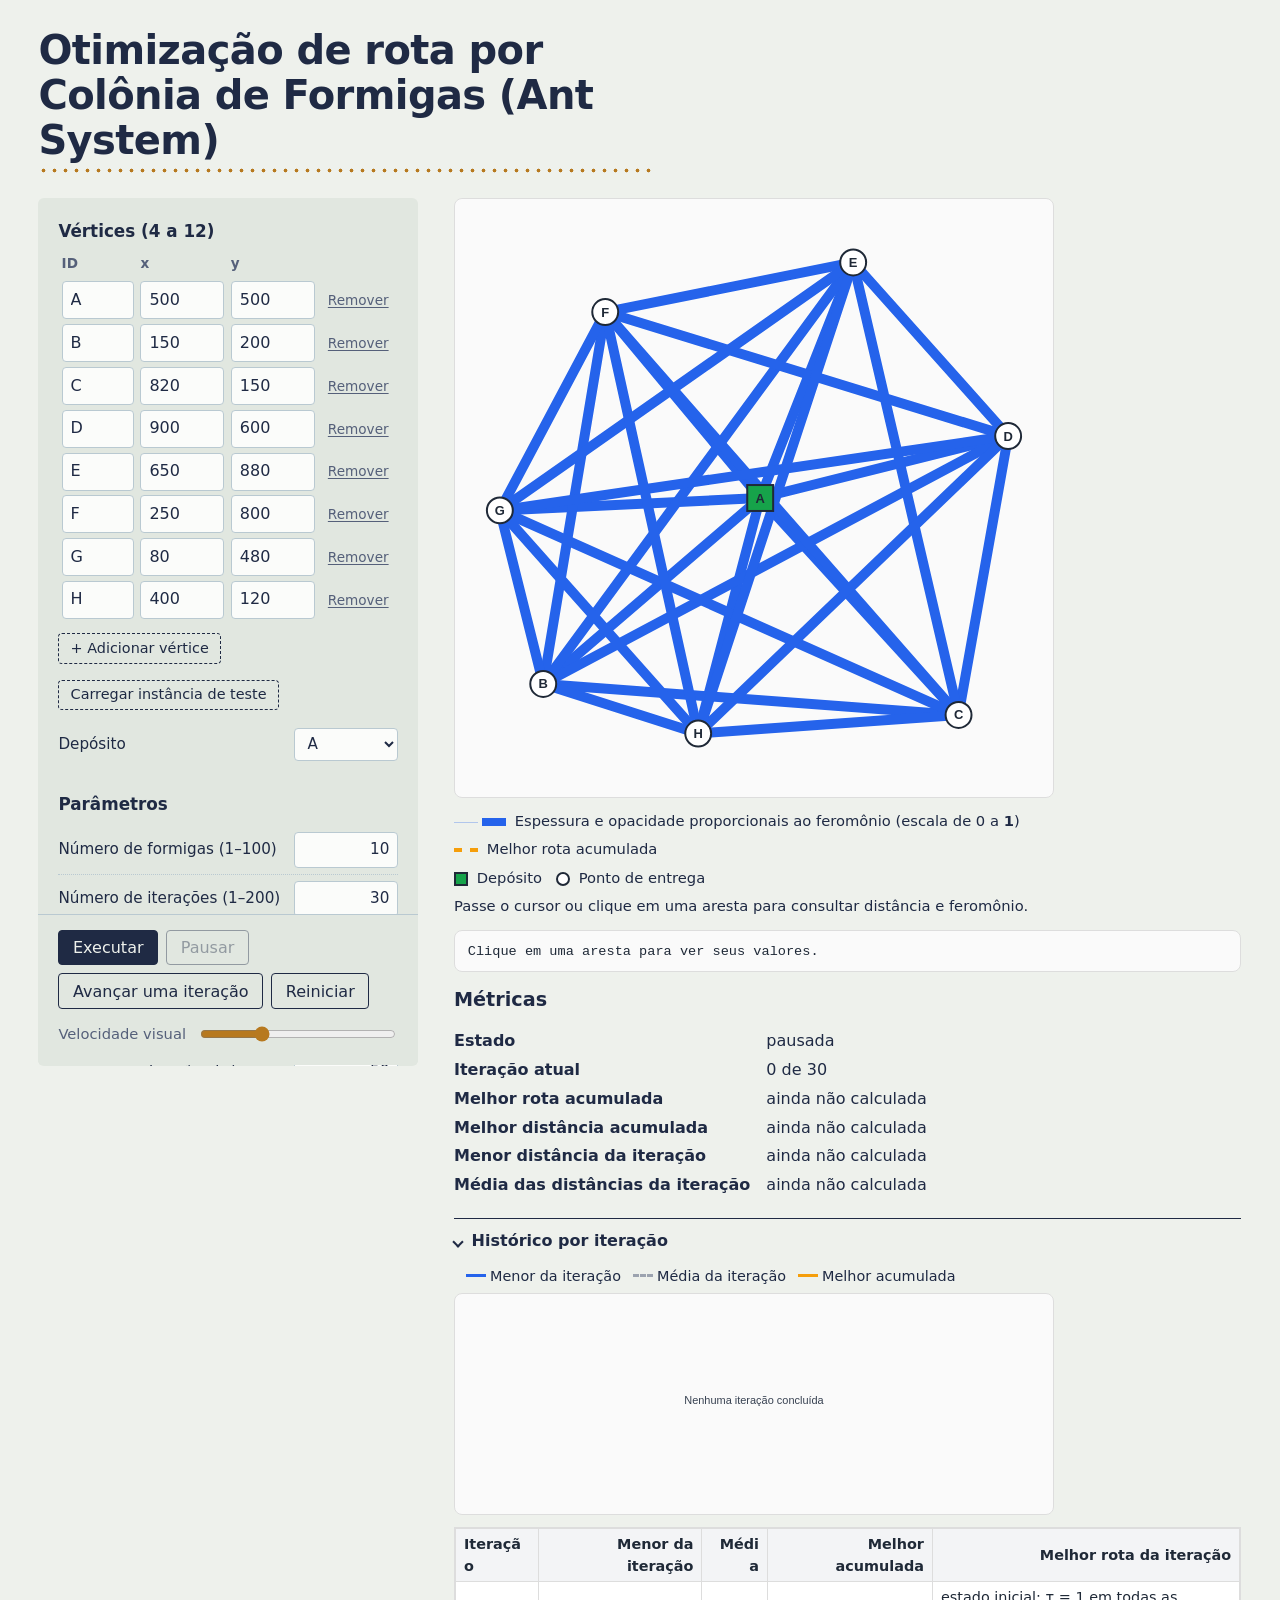
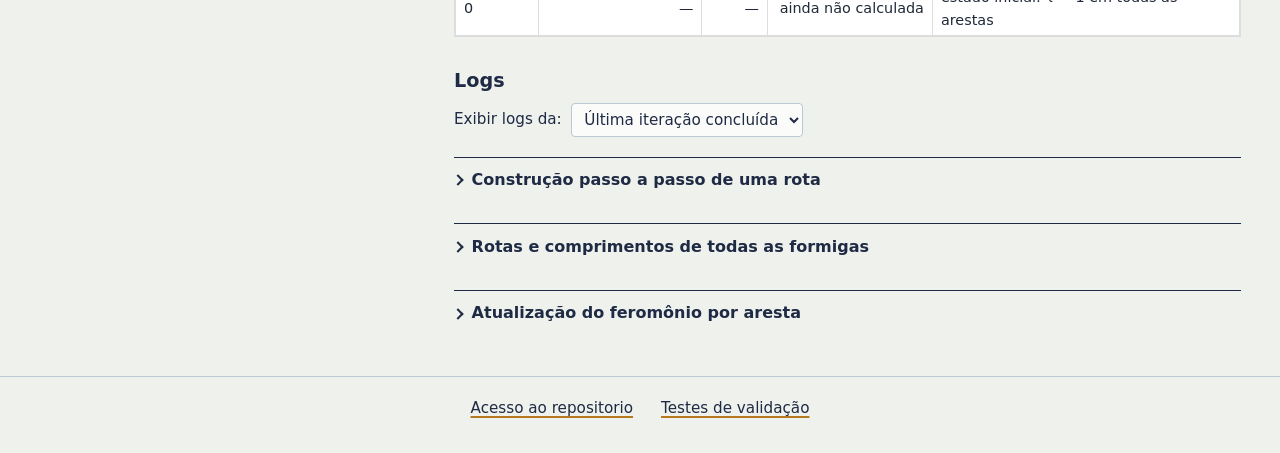
<file: index.html>
<!DOCTYPE html>
<html lang="pt-br">

<head>
    <meta charset="UTF-8">
    <meta name="viewport" content="width=device-width, initial-scale=1.0">
    <title>ACO Delivery Route</title>
    <link rel="stylesheet" href="/css/style.css">
</head>

<body>
    <!DOCTYPE html>
    <html lang="pt-BR">

    <head>
        <meta charset="UTF-8">
        <meta name="viewport" content="width=device-width, initial-scale=1">
        <title>Colônia de Formigas – Rota de Entregas</title>
        <link rel="stylesheet" href="css/style.css">
        <link rel="stylesheet" href="css/graph.css">
        <link rel="stylesheet" href="css/panels.css">
    </head>

    <body>
        <header>
            <h1>Otimização de rota por Colônia de Formigas (Ant System)</h1>
        </header>

        <main>
            <section id="painelConfig">
                <fieldset>
                    <legend>Vértices (4 a 12)</legend>
                    <table>
                        <thead>
                            <tr>
                                <th>ID</th>
                                <th>x</th>
                                <th>y</th>
                                <th></th>
                            </tr>
                        </thead>
                        <tbody id="tabelaVertices"></tbody>
                    </table>
                    <button id="btnAdicionar" type="button">+ Adicionar vértice</button>
                    <button id="btnInstanciaTeste" type="button">Carregar instância de teste</button>
                    <label>Depósito <select id="deposito"></select></label>
                </fieldset>

                <fieldset>
                    <legend>Parâmetros</legend>
                    <label>Número de formigas (1–100) <input id="formigas" inputmode="numeric" value="10"></label>
                    <label>Número de iterações (1–200) <input id="iteracoes" inputmode="numeric" value="30"></label>
                    <label>Influência do feromônio α (0–5) <input id="alpha" inputmode="decimal" value="1"></label>
                    <label>Influência da distância β (0–5) <input id="beta" inputmode="decimal" value="2"></label>
                    <label>Taxa de evaporação ρ (0–90%) <input id="rho" inputmode="decimal" value="50"></label>
                    <label>Feromônio inicial τ₀ (0,01–100) <input id="tau0" inputmode="decimal" value="1"></label>
                    <label>Constante de depósito Q (0,01–10.000) <input id="Q" inputmode="decimal" value="100"></label>
                    <label>Semente aleatória (inteiro) <input id="semente" inputmode="numeric" value="42"></label>
                </fieldset>

                <div id="avisoPendente" hidden>Configuração alterada: clique em <strong>Reiniciar</strong> para aplicar.
                </div>
                <ul id="listaErros"></ul>

                <div id="controles">
                    <button id="btnExecutar" type="button">Executar</button>
                    <button id="btnPausar" type="button">Pausar</button>
                    <button id="btnAvancar" type="button">Avançar uma iteração</button>
                    <button id="btnReiniciar" type="button">Reiniciar</button>
                    <label>Velocidade visual <input id="velocidade" type="range" min="0" max="1000" value="300"></label>
                </div>
            </section>

            <section id="painelResultados">
                <section id="painelResultados">
                    <div id="avisoEscala" class="aviso" hidden></div>
                    <svg id="grafo" role="img" aria-label="Grafo das rotas e do feromonio"></svg>
                    <div id="legenda"></div>
                    <pre id="painelAresta"></pre>
                    <section id="metricas">
                        <h2>Métricas</h2>
                        <dl id="listaMetricas"></dl>
                    </section>

                    <details open>
                        <summary>Histórico por iteração</summary>
                        <div class="legenda-grafico">
                            <span class="amostra serie-menor"></span> Menor da iteração
                            <span class="amostra serie-media"></span> Média da iteração
                            <span class="amostra serie-global"></span> Melhor acumulada
                        </div>
                        <svg id="graficoHistorico" role="img" aria-label="Evolução das distâncias por iteração"></svg>
                        <div class="tabela-rolavel">
                            <table>
                                <thead>
                                    <tr>
                                        <th>Iteração</th>
                                        <th>Menor da iteração</th>
                                        <th>Média</th>
                                        <th>Melhor acumulada</th>
                                        <th>Melhor rota da iteração</th>
                                    </tr>
                                </thead>
                                <tbody id="tabelaHistorico"></tbody>
                            </table>
                        </div>
                    </details>

                    <h2>Logs</h2>
                    <label>Exibir logs da: <select id="iteracaoLog"></select></label>

                    <details>
                        <summary>Construção passo a passo de uma rota</summary>
                        <pre id="logConstrucao"></pre>
                    </details>
                    <details>
                        <summary>Rotas e comprimentos de todas as formigas</summary>
                        <pre id="logRotas"></pre>
                    </details>
                    <details>
                        <summary>Atualização do feromônio por aresta</summary>
                        <div class="tabela-rolavel">
                            <table>
                                <thead>
                                    <tr>
                                        <th>Aresta</th>
                                        <th>Anterior</th>
                                        <th>Após evaporação</th>
                                        <th>Depósito total</th>
                                        <th>Final</th>
                                    </tr>
                                </thead>
                                <tbody id="logFeromonio"></tbody>
                            </table>
                        </div>
                    </details>
                </section>
            </section>
        </main>
        <footer>
            <a href="https://github.com/YuriGit909/aco-delivery-route" target="_blank">Acesso ao repositorio</a>
            <a href="tests.html" target="_blank">Testes de validação</a>
        </footer>
        <script type="module" src="js/main.js"></script>
    </body>

    </html>
</body>

</html>
</file>
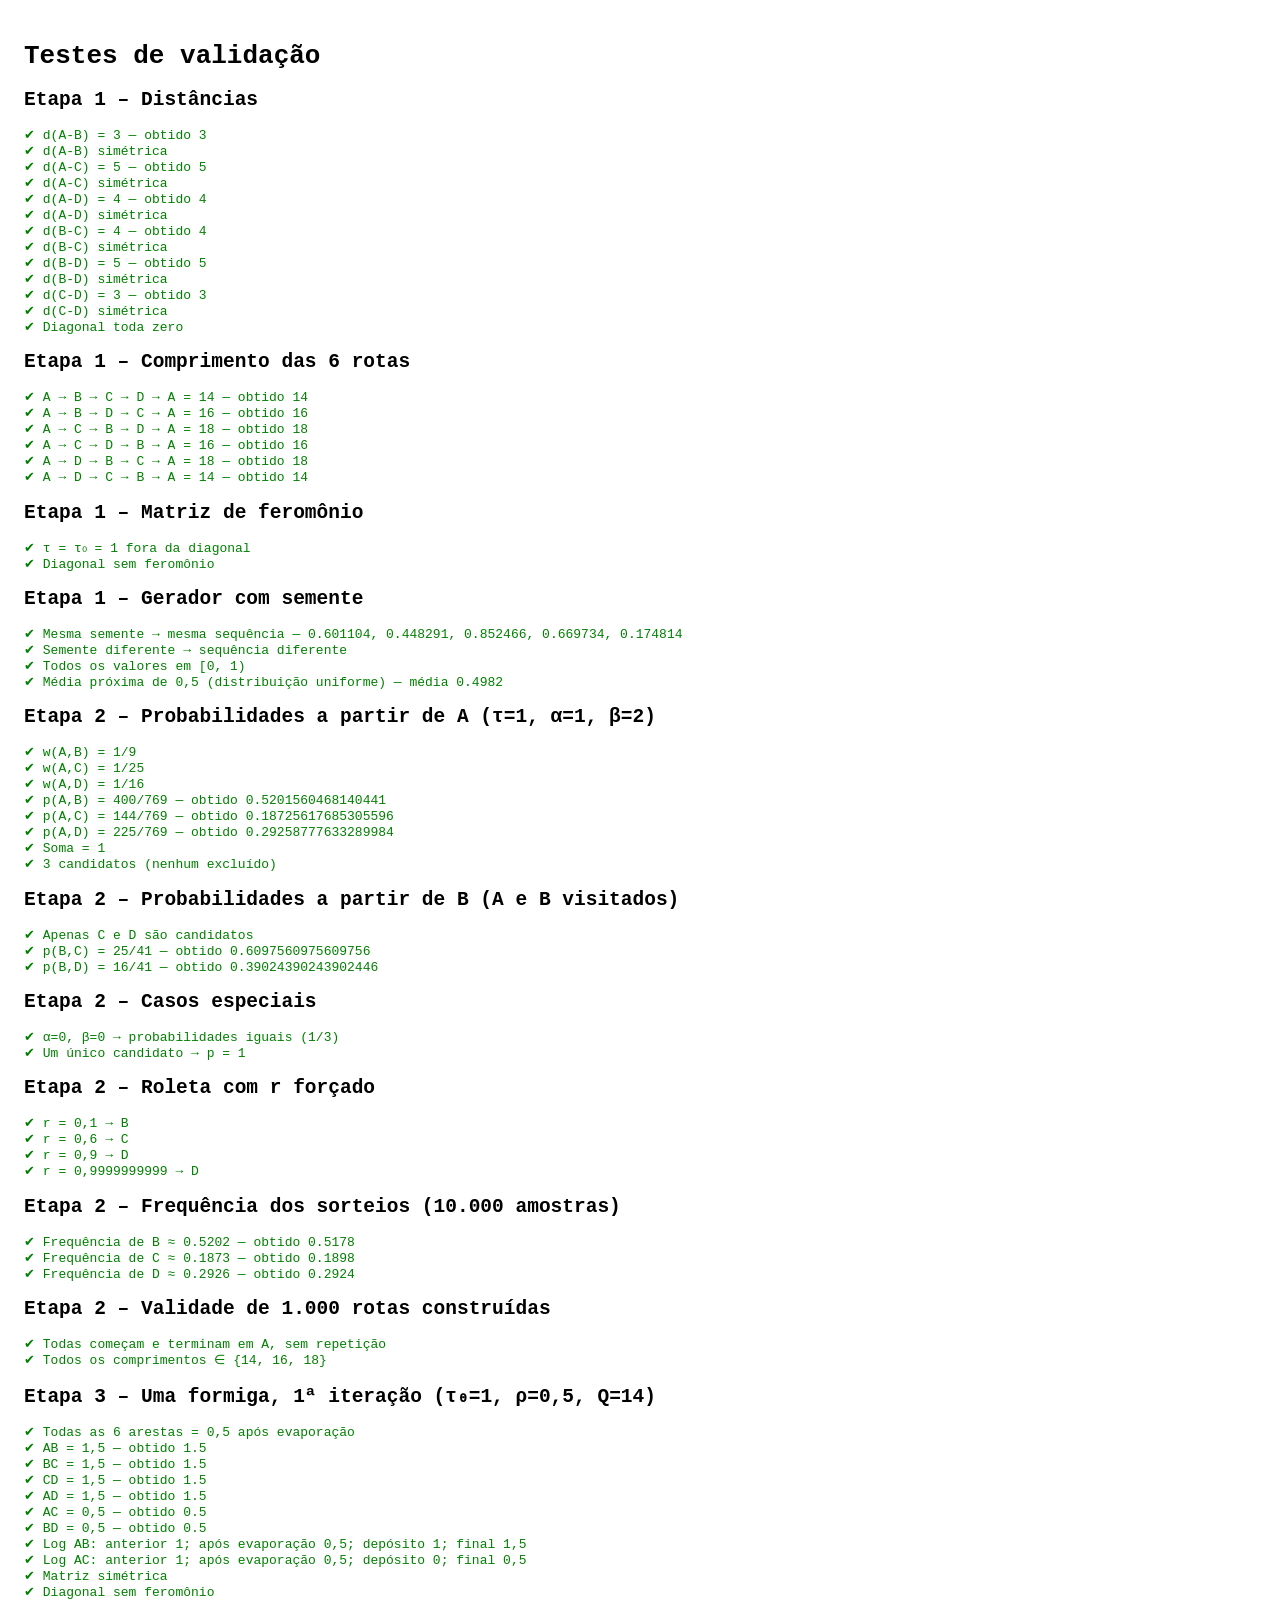
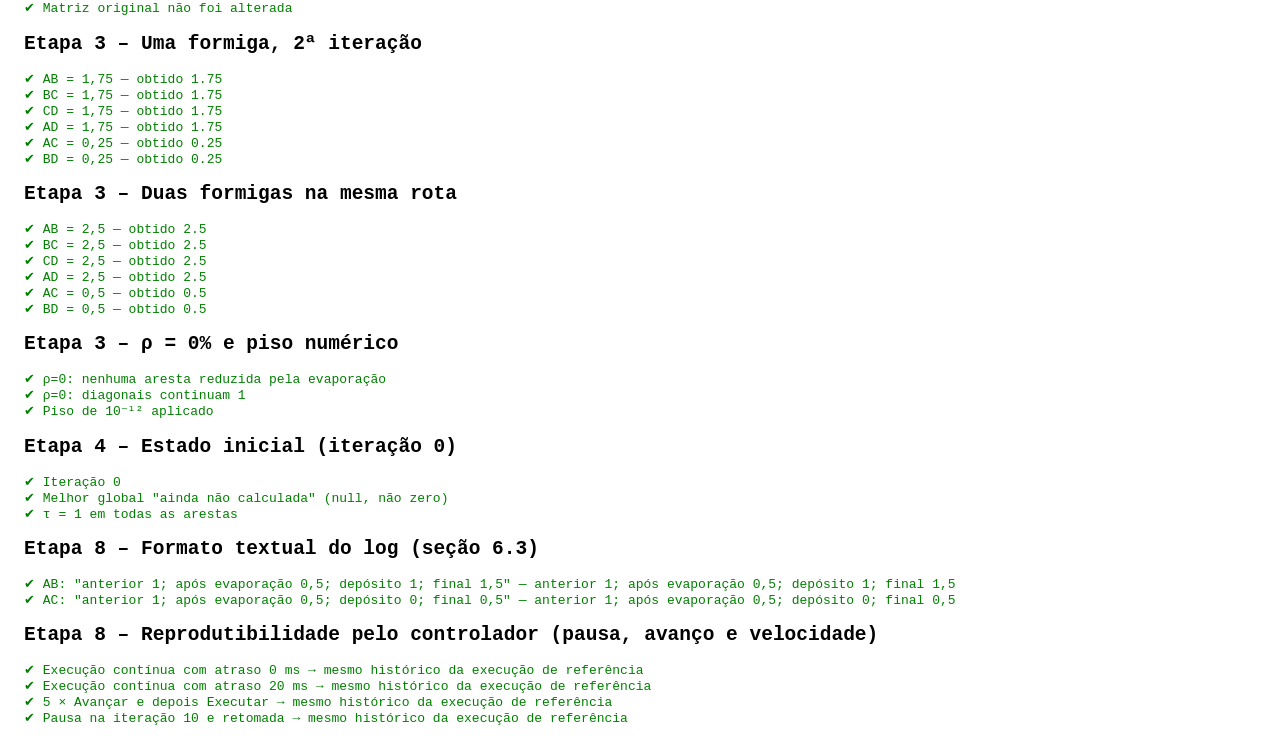
<file: tests.html>
<!DOCTYPE html>
<html lang="pt-BR">
<head>
  <meta charset="UTF-8">
  <title>Testes – Colônia de Formigas</title>
  <style>
    body { font-family: monospace; padding: 1rem; }
    .ok { color: green; } .falha { color: red; }
  </style>
</head>
<body>
  <h1>Testes de validação</h1>
  <div id="resultados"></div>
  <h2>Relatório para o README</h2>
  <pre id="relatorio"></pre>
  <script type="module" src="js/tests.js"></script>
</body>
</html>
</file>
<file: css/style.css>
:root {
  --papel: #eef1ec;
  --painel: #e1e7e0;
  --campo: #fbfcfa;
  --tinta: #1f2a44;
  --tinta-suave: #55607a;
  --grade-forte: #b9c9d1;
  --destaque: #b7791f;
  --destaque-fundo: #f3e3c3;
  --erro: #9f1239;
  --erro-fundo: #f9e3e8;
  --fonte: "Atkinson Hyperlegible", "Segoe UI", system-ui, -apple-system, sans-serif;
  --raio: 4px;
  color-scheme: light;
}

@media (prefers-color-scheme: dark) {
  :root {
    --papel: #1a2030;
    --painel: #222a3c;
    --campo: #283149;
    --tinta: #e3e7ef;
    --tinta-suave: #9aa4b8;
    --grade-forte: #3a4562;
    --destaque: #e0a640;
    --destaque-fundo: #3a3222;
    --erro: #f38ba8;
    --erro-fundo: #3b2230;
    color-scheme: dark;
  }
}

/* Base */
*,
*::before,
*::after { box-sizing: border-box; }

[hidden] { display: none !important; }

body {
  margin: 0;
  background: var(--papel);
  color: var(--tinta);
  font: 1rem/1.55 var(--fonte);
  -webkit-font-smoothing: antialiased;
}

:focus-visible {
  outline: 2px solid var(--destaque);
  outline-offset: 2px;
}

a {
  color: var(--tinta);
  text-decoration-color: var(--destaque);
  text-decoration-thickness: 2px;
  text-underline-offset: 3px;
}
a:hover { color: var(--destaque); }

h2 {
  font-size: 1.2rem;
  line-height: 1.3;
  margin: 2rem 0 0.6rem;
}

/* Cabeçalho */
header {
  padding: 1.75rem clamp(1rem, 3vw, 2.5rem) 1rem;
}

header h1 {
  margin: 0;
  max-width: 22ch;
  font-size: clamp(1.6rem, 1.1rem + 2vw, 2.5rem);
  line-height: 1.12;
  letter-spacing: -0.015em;
  padding-bottom: 0.7rem;
  background:
    radial-gradient(circle, var(--destaque) 1.6px, transparent 2.2px)
    left bottom / 11px 7px repeat-x;
}

header p {
  margin: 0.8rem 0 0;
  max-width: 62ch;
  color: var(--tinta-suave);
}

/* Estrutura geral */
main {
  display: grid;
  grid-template-columns: minmax(0, 1fr);
  gap: 1.5rem;
  padding: 0.5rem clamp(1rem, 3vw, 2.5rem) 2.5rem;
}

@media (min-width: 960px) {
  main {
    grid-template-columns: minmax(300px, 380px) minmax(0, 1fr);
    align-items: start;
    gap: 2.25rem;
  }
  #painelConfig {
    position: sticky;
    top: 1rem;
    max-height: calc(100dvh - 2rem);
    overflow-y: auto;
  }
}

#painelResultados { min-width: 0; }

/* Grafo e coluna de leitura (legenda, aresta, métricas) */
.mesa {
  display: grid;
  grid-template-columns: minmax(0, 1fr);
  gap: 1.25rem;
}
.leitura { min-width: 0; }

@media (min-width: 1280px) {
  .mesa {
    grid-template-columns: minmax(0, 1.35fr) minmax(260px, 1fr);
    align-items: start;
    gap: 1.75rem;
  }
}

/* Coluna de configuração */
#painelConfig {
  background: var(--painel);
  border-radius: 6px;
  padding: 1.25rem 1.25rem 0;
}

fieldset {
  border: 0;
  margin: 0 0 1.5rem;
  padding: 0;
  min-width: 0;
}

legend {
  padding: 0;
  margin-bottom: 0.6rem;
  font-weight: 700;
  font-size: 1.05rem;
}

/* Campos */
input,
select {
  font: inherit;
  color: inherit;
  background: var(--campo);
  border: 1px solid var(--grade-forte);
  border-radius: var(--raio);
  padding: 0.35rem 0.5rem;
  min-width: 0;
}
input:hover,
select:hover { border-color: var(--tinta-suave); }

input[type="range"] {
  padding: 0;
  border: 0;
  background: none;
  accent-color: var(--destaque);
}

/* Parâmetros: rótulo à esquerda, campo alinhado à direita */
fieldset > label {
  display: grid;
  grid-template-columns: 1fr 6.5rem;
  align-items: center;
  gap: 0.75rem;
  padding: 0.35rem 0;
  border-bottom: 1px dotted var(--grade-forte);
  font-size: 0.95rem;
}
fieldset > label:last-child { border-bottom: 0; }
fieldset > label input,
fieldset > label select { width: 100%; text-align: right; }
fieldset > label select { text-align: left; }

/* Tabela de vértices */
#painelConfig table {
  width: 100%;
  border-collapse: collapse;
  margin-bottom: 0.5rem;
}
#painelConfig th {
  text-align: left;
  font-size: 0.85rem;
  font-weight: 700;
  color: var(--tinta-suave);
  padding: 0 0.2rem 0.3rem;
}
#painelConfig td { padding: 0.15rem 0.2rem; }
#painelConfig th:first-child { width: 26%; }
#painelConfig th:nth-child(2),
#painelConfig th:nth-child(3) { width: 30%; }
#tabelaVertices input {
  width: 100%;
  font-variant-numeric: tabular-nums;
}

/* Botões */
button {
  font: inherit;
  cursor: pointer;
  color: var(--tinta);
  background: transparent;
  border: 1.5px solid var(--tinta);
  border-radius: var(--raio);
  padding: 0.45rem 0.85rem;
  line-height: 1.2;
}
button:hover:not(:disabled) {
  background: var(--tinta);
  color: var(--papel);
}
button:disabled {
  opacity: 0.4;
  cursor: not-allowed;
}

#btnExecutar {
  background: var(--tinta);
  color: var(--papel);
}
#btnExecutar:hover:not(:disabled) {
  background: var(--destaque);
  border-color: var(--destaque);
  color: #1f2a44;
}

#btnAdicionar,
#btnInstanciaTeste {
  font-size: 0.9rem;
  padding: 0.35rem 0.7rem;
  border-style: dashed;
  margin: 0.25rem 0.25rem 0.75rem 0;
}

/* "Remover" na tabela: ação discreta */
#tabelaVertices button {
  border-color: transparent;
  color: var(--tinta-suave);
  font-size: 0.85rem;
  padding: 0.25rem 0.35rem;
  text-decoration: underline;
  text-underline-offset: 2px;
}
#tabelaVertices button:hover:not(:disabled) {
  background: transparent;
  color: var(--erro);
}

#controles {
  position: sticky;
  bottom: 0;
  display: flex;
  flex-wrap: wrap;
  gap: 0.5rem;
  margin: 0 -1.25rem;
  padding: 0.9rem 1.25rem 1.25rem;
  background: var(--painel);
  border-top: 1px solid var(--grade-forte);
}
#controles label {
  flex-basis: 100%;
  display: flex;
  align-items: center;
  gap: 0.75rem;
  margin-top: 0.35rem;
  font-size: 0.92rem;
  color: var(--tinta-suave);
}
#velocidade { flex: 1; }

/* Avisos e erros da configuração */
#avisoPendente {
  background: var(--destaque-fundo);
  border-left: 3px solid var(--destaque);
  padding: 0.55rem 0.8rem;
  margin-bottom: 0.75rem;
  font-size: 0.93rem;
}

#listaErros {
  list-style: none;
  margin: 0 0 0.75rem;
  padding: 0.55rem 0.8rem;
  background: var(--erro-fundo);
  color: var(--erro);
  border-left: 3px solid var(--erro);
  font-size: 0.92rem;
}
#listaErros:empty { display: none; }
#listaErros li + li { margin-top: 0.3rem; }

/* Rodapé */
footer {
  display: flex;
  flex-wrap: wrap;
  justify-content: center;
  gap: 0.75rem 1.75rem;
  padding: 1.25rem clamp(1rem, 3vw, 2.5rem) 2rem;
  border-top: 1px solid var(--grade-forte);
  font-size: 0.95rem;
}

/* Telas estreitas */
@media (max-width: 600px) {
  fieldset > label { grid-template-columns: 1fr 5.5rem; }
  #controles button { flex: 1 1 auto; }
  #painelConfig { padding: 1rem 1rem 0; }
  #controles { margin: 0 -1rem; padding: 0.8rem 1rem 1rem; }
}

/* Movimento reduzido */
@media (prefers-reduced-motion: reduce) {
  *, *::before, *::after { transition: none !important; }
}
</file>
<file: css/graph.css>
:root {
    --cor-fundo-grafo: #fafafa;
    --cor-aresta: #2563eb;
    --cor-selecionada: #dc2626;
    --cor-rota: #f59e0b;
    --cor-vertice: #ffffff;
    --cor-deposito: #16a34a;
    --cor-borda: #1f2937;
    --cor-texto: #1f2937;
}

#grafo {
    width: 100%;
    max-width: 600px;
    aspect-ratio: 1;
    background: var(--cor-fundo-grafo);
    border: 1px solid #ddd;
    border-radius: 8px;
}

.aresta {
    stroke: var(--cor-aresta);
    stroke-linecap: round;
}

.aresta.selecionada {
    stroke: var(--cor-selecionada);
}

.aresta-alvo {
    stroke: transparent;
    stroke-width: 14;
    cursor: pointer;
}

.melhor-rota {
    stroke: var(--cor-rota);
    stroke-width: 4;
    stroke-dasharray: 10 6;
    pointer-events: none;
}

.vertice {
    fill: var(--cor-vertice);
    stroke: var(--cor-borda);
    stroke-width: 2;
}

.vertice.deposito {
    fill: var(--cor-deposito);
}

.rotulo {
    fill: var(--cor-texto);
    font: bold 13px sans-serif;
    text-anchor: middle;
    dominant-baseline: central;
    pointer-events: none;
}

.aviso {
    background: #fef3c7;
    border-left: 4px solid #f59e0b;
    padding: 0.5rem;
    margin-bottom: 0.5rem;
}

#legenda .amostra {
    display: inline-block;
    vertical-align: middle;
    margin-right: 4px;
}

.amostra.aresta-fina {
    width: 24px;
    height: 1px;
    background: var(--cor-aresta);
    opacity: 0.3;
}

.amostra.aresta-grossa {
    width: 24px;
    height: 8px;
    background: var(--cor-aresta);
}

.amostra.rota {
    width: 24px;
    border-top: 4px dashed var(--cor-rota);
}

.amostra.deposito {
    width: 14px;
    height: 14px;
    background: var(--cor-deposito);
    border: 2px solid var(--cor-borda);
}

.amostra.vertice {
    width: 14px;
    height: 14px;
    background: var(--cor-vertice);
    border: 2px solid var(--cor-borda);
    border-radius: 50%;
}

#grafo {
    display: block;
    max-width: min(600px, 100%);
    height: auto;
}

.mesa {
    container-type: inline-size;
}

.vertice {
    transform-box: fill-box;
    transform-origin: center;
}

.aviso {
    color: #1f2937;
}

#legenda {
    display: grid;
    gap: 0.35rem;
    margin: 0.75rem 0;
    font-size: 0.92rem;
}

#legenda > div {
    overflow-wrap: anywhere;
}

#painelAresta {
    margin: 0 0 1rem;
    padding: 0.6rem 0.8rem;
    background: var(--cor-fundo-grafo);
    color: var(--cor-texto);
    border: 1px solid #ddd;
    border-radius: 8px;
    overflow-wrap: anywhere;
}

@container (max-width: 480px) {
    #grafo {
        border-radius: 6px;
    }

    #grafo .vertice {
        transform: scale(1.35);
    }

    #grafo .rotulo {
        font-size: 17px;
    }

    #grafo .aresta,
    #grafo .melhor-rota,
    #grafo .aresta-alvo {
        vector-effect: non-scaling-stroke;
    }

    #grafo .melhor-rota {
        stroke-width: 3;
        stroke-dasharray: 7 4;
    }

    #legenda {
        font-size: 0.88rem;
    }
}

@container (max-width: 360px) {
    #grafo .vertice {
        transform: scale(1.65);
    }

    #grafo .rotulo {
        font-size: 21px;
    }
}

@media (pointer: coarse) {
    #grafo .aresta-alvo {
        stroke-width: 24;
    }
}
</file>
<file: css/panels.css>
#listaMetricas {
    display: grid;
    grid-template-columns: max-content 1fr;
    gap: 0.25rem 1rem;
}

#listaMetricas dt {
    font-weight: bold;
}

#listaMetricas dd {
    margin: 0;
}

.tabela-rolavel {
    max-height: 320px;
    overflow: auto;
}

.tabela-rolavel table {
    border-collapse: collapse;
    width: 100%;
    font-size: 0.9rem;
}

.tabela-rolavel th,
.tabela-rolavel td {
    border: 1px solid #ddd;
    padding: 0.25rem 0.5rem;
    text-align: right;
}

.tabela-rolavel th {
    position: sticky;
    top: 0;
    background: #f3f4f6;
}

tr.recebeu-deposito {
    background: #dbeafe;
}

#graficoHistorico {
    width: 100%;
    max-width: 600px;
}

.eixo {
    fill: none;
    stroke: #9ca3af;
}

.serie {
    fill: none;
    stroke-width: 2;
}

.serie-menor {
    stroke: #2563eb;
}

.serie-media {
    stroke: #9ca3af;
    stroke-dasharray: 4 3;
}

.serie-global {
    stroke: #f59e0b;
}

.texto-grafico {
    font: 11px sans-serif;
    fill: #374151;
}

.legenda-grafico .amostra {
    display: inline-block;
    width: 20px;
    height: 0;
    vertical-align: middle;
    margin: 0 4px 0 12px;
    border-top-width: 3px;
    border-top-style: solid;
}

.legenda-grafico .amostra.serie-menor {
    border-top-color: #2563eb;
}

.legenda-grafico .amostra.serie-media {
    border-top-color: #9ca3af;
    border-top-style: dashed;
}

.legenda-grafico .amostra.serie-global {
    border-top-color: #f59e0b;
}

pre {
    white-space: pre-wrap;
    font-size: 0.85rem;
}

#metricas h2 {
    margin-top: 0.5rem;
}

details {
    margin-top: 1.25rem;
    border-top: 1.5px solid currentColor;
}

summary {
    display: flex;
    align-items: center;
    gap: 0.6rem;
    padding: 0.65rem 0;
    font-weight: 700;
    cursor: pointer;
    list-style: none;
}

summary::-webkit-details-marker {
    display: none;
}

summary::before {
    content: "";
    flex: none;
    width: 0.5rem;
    height: 0.5rem;
    border-right: 2px solid currentColor;
    border-bottom: 2px solid currentColor;
    transform: rotate(-45deg);
    transition: transform 0.15s ease;
}

details[open] > summary::before {
    transform: rotate(45deg);
}

#painelResultados > label {
    display: inline-flex;
    flex-wrap: wrap;
    align-items: center;
    gap: 0.6rem;
    font-size: 0.95rem;
}

#painelResultados {
    container-type: inline-size;
}

.tabela-rolavel {
    background: #ffffff;
    color: #1f2937;
    border: 1px solid #ddd;
    margin-bottom: 0.75rem;
}

.tabela-rolavel table {
    font-variant-numeric: tabular-nums;
}

.tabela-rolavel th,
.tabela-rolavel td {
    overflow-wrap: anywhere;
}

.tabela-rolavel th:first-child,
.tabela-rolavel td:first-child,
#tabelaHistorico td:last-child {
    text-align: left;
}

#listaMetricas dd {
    overflow-wrap: anywhere;
    font-variant-numeric: tabular-nums;
}

.legenda-grafico {
    display: flex;
    flex-wrap: wrap;
    align-items: center;
    gap: 0.35rem 0;
    font-size: 0.9rem;
    margin-bottom: 0.4rem;
}

#graficoHistorico {
    display: block;
    height: auto;
    background: #fafafa;
    border: 1px solid #ddd;
    border-radius: 8px;
    margin-bottom: 0.75rem;
}

.serie {
    stroke-linejoin: round;
}

#logConstrucao,
#logRotas {
    margin: 0 0 0.75rem;
    padding: 0.75rem 0.9rem;
    max-height: 26rem;
    overflow: auto;
    background: #fafafa;
    color: #1f2937;
    border: 1px solid #ddd;
    border-radius: 8px;
    overflow-wrap: anywhere;
}

@container (max-width: 520px) {
    #listaMetricas {
        grid-template-columns: 1fr;
        gap: 0;
    }

    #listaMetricas dt {
        margin-top: 0.5rem;
    }
}

@container (max-width: 480px) {
    .tabela-rolavel {
        max-height: 260px;
    }

    #graficoHistorico {
        overflow: visible;
        margin-left: 1rem;
        width: calc(100% - 1rem);
    }

    .texto-grafico {
        font-size: 16px;
    }

    .serie,
    .eixo {
        vector-effect: non-scaling-stroke;
    }

    .tabela-rolavel table {
        font-size: 0.8rem;
    }

    .tabela-rolavel th,
    .tabela-rolavel td {
        padding: 0.25rem 0.4rem;
    }

    #logConstrucao,
    #logRotas {
        font-size: 0.78rem;
        padding: 0.6rem;
        max-height: 20rem;
    }
}

@container (max-width: 360px) {
    .texto-grafico {
        font-size: 19px;
    }
}

@media (prefers-reduced-motion: reduce) {
    summary::before {
        transition: none;
    }
}
</file>
